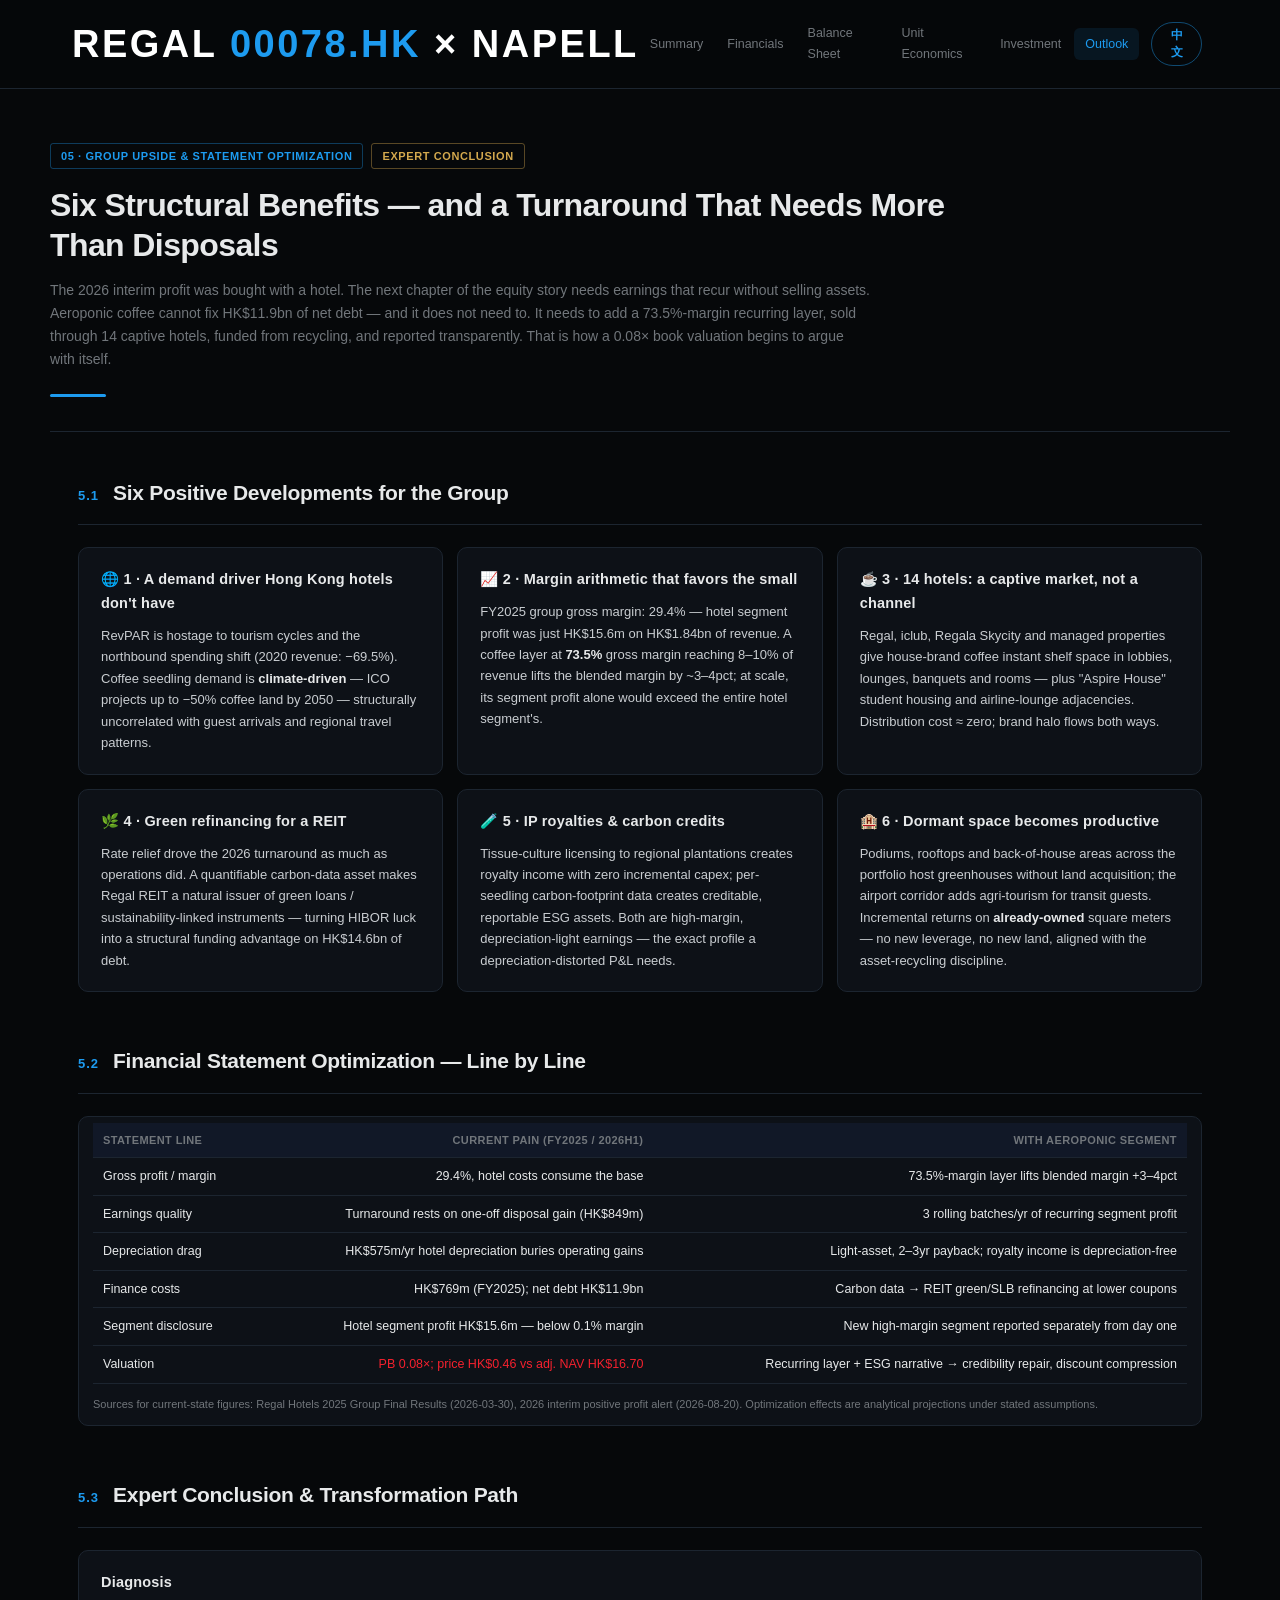
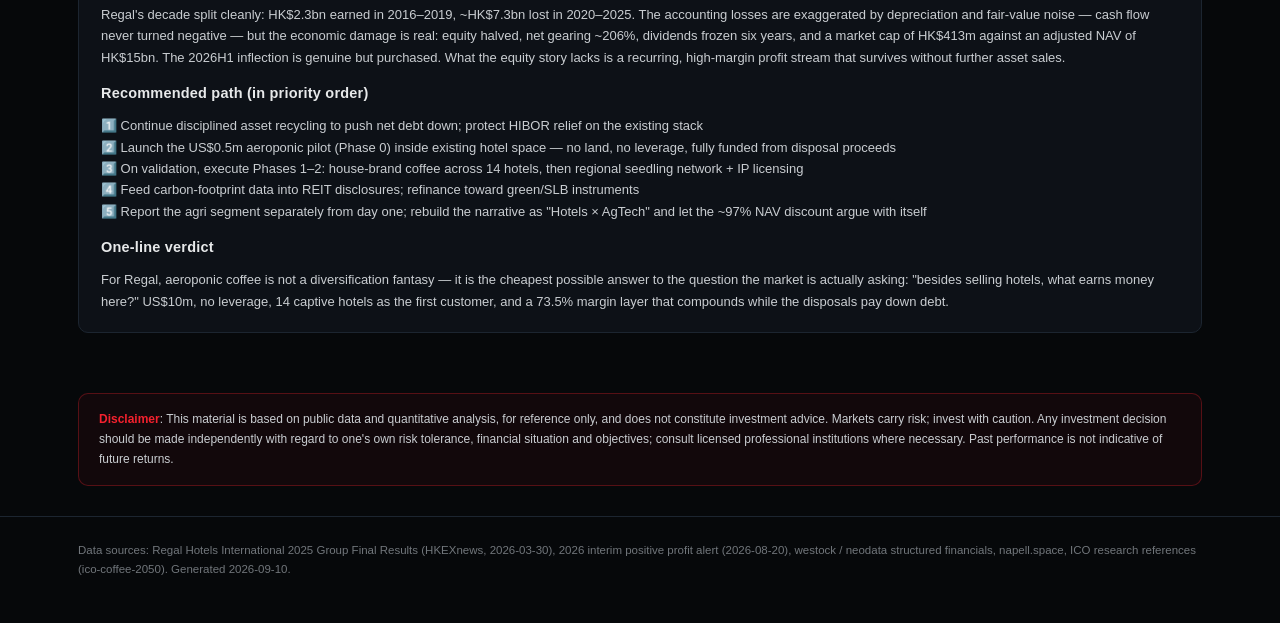
<file: outlook.html>
<!DOCTYPE html>
<html lang="en" data-lang="en">
<head>
<meta charset="UTF-8">
<meta name="viewport" content="width=device-width, initial-scale=1.0">
<title>Regal 00078.HK — Group Upside &amp; Statement Optimization</title>
<link rel="stylesheet" href="assets/css/style.css">
</head>
<body>

<header>
  <div class="wrap nav">
    <a class="logo" href="index.html">REGAL <b>00078.HK</b> × NAPELL
      </a>
    <nav class="links">
      <a href="index.html"><span class="en">Summary</span><span class="zh">摘要</span></a>
      <a href="financials.html"><span class="en">Financials</span><span class="zh">财务十年</span></a>
      <a href="balance.html"><span class="en">Balance Sheet</span><span class="zh">资产负债</span></a>
      <a href="napell.html"><span class="en">Unit Economics</span><span class="zh">单位经济</span></a>
      <a href="investment.html"><span class="en">Investment</span><span class="zh">投资建议</span></a>
      <a class="on" href="outlook.html"><span class="en">Outlook</span><span class="zh">展望</span></a>
      <button class="langbtn" id="langToggle">中文</button>
    </nav>
  </div>
</header>

<div class="wrap hero">
  <div class="eyebrow">
    <span class="tag">05 · <span class="en">Group Upside &amp; Statement Optimization</span><span class="zh">集团正向发展与报表优化</span></span>
    <span class="tag gold"><span class="en">Expert Conclusion</span><span class="zh">专家结论</span></span>
  </div>
  <h1 class="en">Six Structural Benefits — and a Turnaround That Needs More Than Disposals</h1>
  <h1 class="zh">六大结构性收益 —— 以及一个不能只靠资产出售的转折</h1>
  <p class="lede en">The 2026 interim profit was bought with a hotel. The next chapter of the equity story needs earnings that recur without selling assets. Aeroponic coffee cannot fix HK$11.9bn of net debt — and it does not need to. It needs to add a 73.5%-margin recurring layer, sold through 14 captive hotels, funded from recycling, and reported transparently. That is how a 0.08× book valuation begins to argue with itself.</p>
  <p class="lede zh">2026中期的盈利是用一家酒店换来的。股权故事的下一章需要不靠出售资产、循环往复的盈利。雾培咖啡解决不了119亿净债务——它也不需要。它要做的是：以资产循环所得为资金、通过14家内嵌酒店销售、透明列报，增加一层73.5%毛利率的经常性盈利。这就是0.08倍账面估值开始自我修正的方式。</p>
  <div class="rule"></div>
</div>

<div class="wrap">
  <section>
    <div class="sechead"><span class="secno">5.1</span><h2 class="sec"><span class="en">Six Positive Developments for the Group</span><span class="zh">对集团的六大正向发展</span></h2></div>
    <div class="grid tldr">
      <div class="card"><h3 class="en">🌐 1 · A demand driver Hong Kong hotels don't have</h3><h3 class="zh">🌐 1 · 一个香港酒店业没有的需求引擎</h3>
        <p class="en">RevPAR is hostage to tourism cycles and the northbound spending shift (2020 revenue: −69.5%). Coffee seedling demand is <b>climate-driven</b> — ICO projects up to −50% coffee land by 2050 — structurally uncorrelated with guest arrivals and regional travel patterns.</p>
        <p class="zh">RevPAR受制于旅游周期与北上消费迁移（2020年收入−69.5%）。咖啡幼苗需求<b>由气候驱动</b>——ICO预测2050年种植面积或减50%——与客流量和区域出行模式结构性无关。</p></div>
      <div class="card"><h3 class="en">📈 2 · Margin arithmetic that favors the small</h3><h3 class="zh">📈 2 · 利于小基数的毛利率算术</h3>
        <p class="en">FY2025 group gross margin: 29.4% — hotel segment profit was just HK$15.6m on HK$1.84bn of revenue. A coffee layer at <b>73.5%</b> gross margin reaching 8–10% of revenue lifts the blended margin by ~3–4pct; at scale, its segment profit alone would exceed the entire hotel segment's.</p>
        <p class="zh">FY2025集团毛利率29.4%——酒店分部18.4亿港元收入只录得1,560万溢利。<b>73.5%</b>毛利率的咖啡层若达总营收8–10%，可拉动整体毛利率+3–4个百分点；规模化后其分部溢利将超过整个酒店分部。</p></div>
      <div class="card"><h3 class="en">☕ 3 · 14 hotels: a captive market, not a channel</h3><h3 class="zh">☕ 3 · 14家酒店：是内嵌市场，不只是渠道</h3>
        <p class="en">Regal, iclub, Regala Skycity and managed properties give house-brand coffee instant shelf space in lobbies, lounges, banquets and rooms — plus "Aspire House" student housing and airline-lounge adjacencies. Distribution cost ≈ zero; brand halo flows both ways.</p>
        <p class="zh">富豪、富荟、Regala Skycity与管理物业，为自有品牌咖啡提供大堂、酒廊、宴会与客房的即时铺货位——加上志居学生住宿与航空贵宾室场景。分销成本≈零；品牌光环双向流动。</p></div>
      <div class="card"><h3 class="en">🌿 4 · Green refinancing for a REIT</h3><h3 class="zh">🌿 4 · 为REIT打开绿色再融资</h3>
        <p class="en">Rate relief drove the 2026 turnaround as much as operations did. A quantifiable carbon-data asset makes Regal REIT a natural issuer of green loans / sustainability-linked instruments — turning HIBOR luck into a structural funding advantage on HK$14.6bn of debt.</p>
        <p class="zh">2026年扭亏中，利率下行的贡献不亚于经营改善。可量化的碳数据资产使富豪REIT成为绿色贷款/可持续发展挂钩工具的天然发行人——把HIBOR的运气转化为146亿港元债务上的结构性融资优势。</p></div>
      <div class="card"><h3 class="en">🧪 5 · IP royalties &amp; carbon credits</h3><h3 class="zh">🧪 5 · IP特许权与碳信用</h3>
        <p class="en">Tissue-culture licensing to regional plantations creates royalty income with zero incremental capex; per-seedling carbon-footprint data creates creditable, reportable ESG assets. Both are high-margin, depreciation-light earnings — the exact profile a depreciation-distorted P&amp;L needs.</p>
        <p class="zh">向区域种植园授权组培技术产生零增量资本开支的特许权收入；每株碳足迹数据形成可信用化、可披露的ESG资产。两者都是高毛利、低折旧的盈利——正被折旧扭曲的损益表最需要的收益形态。</p></div>
      <div class="card"><h3 class="en">🏨 6 · Dormant space becomes productive</h3><h3 class="zh">🏨 6 · 闲置空间变生产力</h3>
        <p class="en">Podiums, rooftops and back-of-house areas across the portfolio host greenhouses without land acquisition; the airport corridor adds agri-tourism for transit guests. Incremental returns on <b>already-owned</b> square meters — no new leverage, no new land, aligned with the asset-recycling discipline.</p>
        <p class="zh">组合内的裙楼、天台与后场区域可承载温室，无需购地；机场走廊为中转旅客增加农旅体验。<b>已有</b>平方米上的增量回报——不新增杠杆、不新增土地，与资产循环纪律完全一致。</p></div>
    </div>
  </section>

  <section>
    <div class="sechead"><span class="secno">5.2</span><h2 class="sec"><span class="en">Financial Statement Optimization — Line by Line</span><span class="zh">财务报表优化优势 —— 逐项拆解</span></h2></div>
    <div class="tbl">
      <table>
        <thead><tr>
          <th><span class="en">Statement Line</span><span class="zh">报表科目</span></th>
          <th><span class="en">Current Pain (FY2025 / 2026H1)</span><span class="zh">当前痛点（FY2025 / 2026H1）</span></th>
          <th><span class="en">With Aeroponic Segment</span><span class="zh">引入雾培分部后</span></th>
        </tr></thead>
        <tbody>
          <tr><td><span class="en">Gross profit / margin</span><span class="zh">毛利/毛利率</span></td><td>29.4%<span class="en">, hotel costs consume the base</span><span class="zh">，酒店成本吞噬基本盘</span></td><td><span class="en">73.5%-margin layer lifts blended margin +3–4pct</span><span class="zh">73.5%毛利层拉动整体毛利率+3–4pct</span></td></tr>
          <tr><td><span class="en">Earnings quality</span><span class="zh">盈利质量</span></td><td><span class="en">Turnaround rests on one-off disposal gain (HK$849m)</span><span class="zh">扭亏依赖一次性处置收益（8.49亿港元）</span></td><td><span class="en">3 rolling batches/yr of recurring segment profit</span><span class="zh">每年3批滚动的经常性分部溢利</span></td></tr>
          <tr><td><span class="en">Depreciation drag</span><span class="zh">折旧拖累</span></td><td><span class="en">HK$575m/yr hotel depreciation buries operating gains</span><span class="zh">每年5.75亿酒店折旧淹没经营溢利</span></td><td><span class="en">Light-asset, 2–3yr payback; royalty income is depreciation-free</span><span class="zh">轻资产、2–3年回收；特许权收入零折旧</span></td></tr>
          <tr><td><span class="en">Finance costs</span><span class="zh">融资成本</span></td><td><span class="en">HK$769m (FY2025); net debt HK$11.9bn</span><span class="zh">7.69亿港元（FY2025）；净债务119亿</span></td><td><span class="en">Carbon data → REIT green/SLB refinancing at lower coupons</span><span class="zh">碳数据→REIT绿色/可持续发展挂钩再融资降息</span></td></tr>
          <tr><td><span class="en">Segment disclosure</span><span class="zh">分部披露</span></td><td><span class="en">Hotel segment profit HK$15.6m — below 0.1% margin</span><span class="zh">酒店分部溢利1,560万——利润率不足0.1%</span></td><td><span class="en">New high-margin segment reported separately from day one</span><span class="zh">新增高毛利分部，首日即独立列报</span></td></tr>
          <tr><td><span class="en">Valuation</span><span class="zh">估值</span></td><td class="red"><span class="en">PB 0.08×; price HK$0.46 vs adj. NAV HK$16.70</span><span class="zh">PB 0.08倍；股价0.46 vs 经调整NAV 16.70港元</span></td><td><span class="en">Recurring layer + ESG narrative → credibility repair, discount compression</span><span class="zh">经常性盈利层+ESG叙事→信用修复、折让收窄</span></td></tr>
        </tbody>
      </table>
      <p class="note"><span class="en">Sources for current-state figures: Regal Hotels 2025 Group Final Results (2026-03-30), 2026 interim positive profit alert (2026-08-20). Optimization effects are analytical projections under stated assumptions.</span><span class="zh">现状数据来源：富豪酒店2025年度业绩公告（2026-03-30）、2026年中期盈利预警（2026-08-20）。优化效果为既定假设下的分析性推演。</span></p>
    </div>
  </section>

  <section>
    <div class="sechead"><span class="secno">5.3</span><h2 class="sec"><span class="en">Expert Conclusion &amp; Transformation Path</span><span class="zh">专家结论与转型路径</span></h2></div>
    <div class="card" style="margin-bottom:16px;">
      <h3 class="en">Diagnosis</h3><h3 class="zh">诊断</h3>
      <p class="en">Regal's decade split cleanly: HK$2.3bn earned in 2016–2019, ~HK$7.3bn lost in 2020–2025. The accounting losses are exaggerated by depreciation and fair-value noise — cash flow never turned negative — but the economic damage is real: equity halved, net gearing ~206%, dividends frozen six years, and a market cap of HK$413m against an adjusted NAV of HK$15bn. The 2026H1 inflection is genuine but purchased. What the equity story lacks is a recurring, high-margin profit stream that survives without further asset sales.</p>
      <p class="zh">富豪的十年泾渭分明：2016–2019赚了23亿，2020–2025亏了约73亿。会计亏损被折旧与公平值噪音放大——现金流从未转负——但经济损伤真实存在：权益腰斩、净负债率约206%、股息冻结六年、市值4.13亿港元对经调整NAV约150亿。2026中期的拐点是真的，但是买来的。股权故事缺的，是一个不依赖继续出售资产也能存续的经常性高毛利利润流。</p>
      <h3 class="en" style="margin-top:14px;">Recommended path (in priority order)</h3>
      <h3 class="zh" style="margin-top:14px;">建议路径（按优先级）</h3>
      <p class="en">
      1️⃣ Continue disciplined asset recycling to push net debt down; protect HIBOR relief on the existing stack<br>
      2️⃣ Launch the US$0.5m aeroponic pilot (Phase 0) inside existing hotel space — no land, no leverage, fully funded from disposal proceeds<br>
      3️⃣ On validation, execute Phases 1–2: house-brand coffee across 14 hotels, then regional seedling network + IP licensing<br>
      4️⃣ Feed carbon-footprint data into REIT disclosures; refinance toward green/SLB instruments<br>
      5️⃣ Report the agri segment separately from day one; rebuild the narrative as "Hotels × AgTech" and let the ~97% NAV discount argue with itself</p>
      <p class="zh">
      1️⃣ 延续有纪律的资产循环压降净债务；守住存量债务上的HIBOR红利<br>
      2️⃣ 在现有酒店空间内启动US$50万雾培试点（Phase 0）——不购地、不加杠杆、全额来自处置所得<br>
      3️⃣ 验证通过后执行Phase 1–2：14家酒店自有品牌咖啡，再建区域幼苗网络+IP授权<br>
      4️⃣ 将碳足迹数据接入REIT披露；向绿色/可持续发展挂钩工具再融资<br>
      5️⃣ 农业分部首日即独立列报；以"酒店 × 农业科技"重构叙事，让约97%的NAV折让开始自我修正</p>
      <h3 class="en" style="margin-top:14px;">One-line verdict</h3>
      <h3 class="zh" style="margin-top:14px;">一句话总结</h3>
      <p class="en">For Regal, aeroponic coffee is not a diversification fantasy — it is the cheapest possible answer to the question the market is actually asking: "besides selling hotels, what earns money here?" US$10m, no leverage, 14 captive hotels as the first customer, and a 73.5% margin layer that compounds while the disposals pay down debt.</p>
      <p class="zh">对富豪而言，雾培咖啡不是多元化幻想——它是对市场真正之问的最廉价回答："除了卖酒店，这里还能靠什么赚钱？"US$1,000万、零杠杆、14家内嵌酒店作为第一个客户，以及一层在处置所得偿债的同时不断复利的73.5%毛利。</p>
    </div>
  </section>
</div>

<div class="wrap"><div class="disc"><b class="en">Disclaimer</b><b class="zh">免责声明</b><span class="en">: This material is based on public data and quantitative analysis, for reference only, and does not constitute investment advice. Markets carry risk; invest with caution. Any investment decision should be made independently with regard to one's own risk tolerance, financial situation and objectives; consult licensed professional institutions where necessary. Past performance is not indicative of future returns.</span><span class="zh">：以上内容基于公开数据和量化分析，仅供参考，不构成投资建议。市场有风险，投资需谨慎。任何投资决策应结合个人风险承受能力、资金状况和投资目标独立判断，必要时咨询持牌专业机构。过往表现不预示未来收益。</span></div></div>

<footer><div class="wrap"><span class="en">Data sources: Regal Hotels International 2025 Group Final Results (HKEXnews, 2026-03-30), 2026 interim positive profit alert (2026-08-20), westock / neodata structured financials, napell.space, ICO research references (ico-coffee-2050). Generated 2026-09-10.</span><span class="zh">数据来源：富豪酒店国际2025年度业绩公告（港交所披露易，2026-03-30）、2026年中期盈利预警（2026-08-20）、westock / neodata 结构化财务数据、napell.space、ICO研究参考（ico-coffee-2050）。生成时间：2026-09-10。</span></div></footer>

</body>
</html>
</file>
<file: assets/css/style.css>
/* FEC 00035.HK × NAPELL — Institutional Research Style */
:root{
  --bg:#06080a; --panel:#0d1117; --panel2:#111827; --border:#1c2530; --border2:#2a3543;
  --accent:#1d9bf0; --text:#e7e9ea; --body:#c9cdd1; --muted:#71767b;
  --red:#f4212e; --green:#00ba7c; --amber:#ffd400; --purple:#787cf0; --gold:#d4a94e;
}
*{margin:0;padding:0;box-sizing:border-box;}
html{scroll-behavior:smooth;}
body{background:var(--bg);color:var(--text);font-family:"Segoe UI","Helvetica Neue","PingFang SC","Microsoft YaHei",sans-serif;line-height:1.65;font-size:14.5px;}
body{-webkit-font-smoothing:antialiased;}
.wrap{max-width:1180px;margin:0 auto;padding:0 28px;}
.num,td,.v,.amt,.kpi .v{font-variant-numeric:tabular-nums;font-feature-settings:"tnum";}

/* ── header ── */
header{position:sticky;top:0;z-index:50;background:rgba(6,8,10,.92);backdrop-filter:blur(14px);border-bottom:1px solid var(--border);}
.nav{display:flex;align-items:center;justify-content:space-between;height:88px;}
.logo{font-weight:800;font-size:clamp(26px,3.2vw,38px);line-height:1;text-transform:uppercase;letter-spacing:2.5px;color:#ffffff;text-decoration:none;white-space:nowrap;font-family:"Segoe UI","Helvetica Neue",Arial,sans-serif;transition:.15s;margin-left:-6px;align-self:center;}
.logo:hover{color:var(--accent);}
.logo b{color:var(--accent);font-weight:800;}
nav.links{display:flex;align-items:center;gap:2px;}
nav.links a{color:var(--muted);text-decoration:none;font-size:12.5px;padding:6px 11px;border-radius:6px;transition:.15s;}
nav.links a:hover{color:var(--text);background:var(--panel2);}
nav.links a.on{color:var(--accent);background:rgba(29,155,240,.10);}
.langbtn{margin-left:10px;cursor:pointer;user-select:none;font-size:12px;font-weight:700;color:var(--accent);border:1px solid rgba(29,155,240,.45);border-radius:999px;padding:4px 14px;background:transparent;transition:.15s;}
.langbtn:hover{background:rgba(29,155,240,.12);}

/* ── hero ── */
.hero{padding:54px 0 34px;border-bottom:1px solid var(--border);}
.eyebrow{display:flex;gap:8px;flex-wrap:wrap;margin-bottom:16px;}
.tag{font-size:11px;font-weight:600;letter-spacing:.6px;text-transform:uppercase;color:var(--accent);border:1px solid rgba(29,155,240,.35);border-radius:3px;padding:3px 10px;}
.tag.gold{color:var(--gold);border-color:rgba(212,169,78,.4);}
.hero h1{font-size:32px;font-weight:800;letter-spacing:-.6px;line-height:1.25;max-width:900px;}
.hero h1 em{color:var(--accent);font-style:normal;}
.hero .lede{color:var(--muted);margin-top:14px;max-width:820px;font-size:14px;}
.hero .rule{width:56px;height:3px;background:var(--accent);margin-top:22px;border-radius:2px;}

/* ── sections ── */
section{padding:44px 0 8px;}
.sechead{display:flex;align-items:baseline;gap:14px;border-bottom:1px solid var(--border);padding-bottom:14px;margin-bottom:22px;}
.secno{font-size:13px;font-weight:800;color:var(--accent);letter-spacing:1px;font-variant-numeric:tabular-nums;}
h2.sec{font-size:21px;font-weight:800;letter-spacing:-.3px;}
.sub{color:var(--muted);font-size:12.5px;margin:-10px 0 20px;}

/* ── cards & grids ── */
.grid{display:grid;gap:14px;}
.kpis{grid-template-columns:repeat(auto-fit,minmax(170px,1fr));}
.kpi{background:var(--panel);border:1px solid var(--border);border-radius:10px;padding:15px 17px;}
.kpi .l{font-size:10.5px;font-weight:700;letter-spacing:.8px;text-transform:uppercase;color:var(--muted);}
.kpi .v{font-size:23px;font-weight:800;margin:4px 0 2px;}
.kpi .d{font-size:11px;color:var(--muted);}
.tldr{grid-template-columns:repeat(auto-fit,minmax(280px,1fr));}
.card{background:var(--panel);border:1px solid var(--border);border-radius:10px;padding:20px 22px;}
.card h3{font-size:14.5px;margin-bottom:9px;letter-spacing:.2px;}
.card p{font-size:13px;color:var(--body);}
.card p b{color:var(--text);}

/* ── charts ── */
.chart{background:var(--panel);border:1px solid var(--border);border-radius:10px;padding:16px 18px;}
.chart .ct{font-size:13.5px;font-weight:700;margin-bottom:2px;}
.chart .cs{font-size:11px;color:var(--muted);margin-bottom:10px;}
.g2{grid-template-columns:1fr 1fr;}
@media(max-width:920px){.g2{grid-template-columns:1fr;}}
@media(max-width:1080px){.nav{height:auto;flex-direction:column;gap:10px;padding:14px 0;}}
.cht{width:100%;height:350px;}

/* ── table ── */
.tbl{background:var(--panel);border:1px solid var(--border);border-radius:10px;padding:6px 14px 12px;overflow-x:auto;}
table{width:100%;border-collapse:collapse;font-size:12.5px;}
th,td{padding:8px 10px;border-bottom:1px solid var(--border);text-align:right;white-space:nowrap;}
th{color:var(--muted);font-weight:700;font-size:11px;text-transform:uppercase;letter-spacing:.4px;background:var(--panel2);}
td:first-child,th:first-child{text-align:left;}
tbody tr:hover{background:rgba(29,155,240,.05);}

/* ── phases ── */
.phase{display:flex;gap:16px;flex-wrap:wrap;}
.ph{flex:1;min-width:262px;background:var(--panel);border:1px solid var(--border);border-top:3px solid var(--accent);border-radius:10px;padding:20px;position:relative;}
.ph.p2{border-top-color:var(--gold);}
.ph.p3{border-top-color:var(--purple);}
.ph .num{position:absolute;top:-11px;left:16px;background:var(--accent);color:#000;font-weight:800;font-size:10.5px;letter-spacing:.6px;border-radius:3px;padding:2px 10px;}
.ph.p2 .num{background:var(--gold);}
.ph.p3 .num{background:var(--purple);}
.ph h4{font-size:14.5px;margin:6px 0 2px;}
.ph .amt{font-size:24px;font-weight:800;color:var(--text);font-variant-numeric:tabular-nums;}
.ph .amtl{font-size:11px;color:var(--muted);}
.ph ul{margin:10px 0 0 16px;font-size:12.5px;color:var(--body);}
.ph li{margin-bottom:3px;}

/* ── econ cards ── */
.econ{display:grid;grid-template-columns:repeat(auto-fit,minmax(152px,1fr));gap:12px;}
.eco{background:var(--panel);border:1px solid var(--border);border-radius:10px;padding:15px 12px;text-align:center;}
.eco .v{font-size:19px;font-weight:800;color:var(--accent);}
.eco .l{font-size:10.5px;color:var(--muted);margin-top:3px;line-height:1.4;}

/* ── flow ── */
.flow{display:flex;flex-wrap:wrap;gap:10px;align-items:stretch;margin-top:16px;}
.fnode{background:var(--panel2);border:1px solid var(--border2);border-radius:8px;padding:11px 14px;font-size:12.5px;flex:1;min-width:158px;color:var(--body);}
.fnode b{color:var(--accent);display:block;font-size:12.5px;margin-bottom:2px;}
.farrow{align-self:center;color:var(--accent);font-size:18px;font-weight:800;}

/* ── notes / disclaimer ── */
.note{font-size:11px;color:var(--muted);margin-top:12px;line-height:1.6;}
.disc{border:1px solid rgba(244,33,46,.3);background:rgba(244,33,46,.05);border-radius:10px;padding:16px 20px;font-size:12px;color:var(--body);margin:36px 0 30px;}
.disc b{color:var(--red);}
footer{border-top:1px solid var(--border);padding:24px 0 44px;color:var(--muted);font-size:11.5px;margin-top:30px;}

/* ── i18n toggle ── */
.zh{display:none;}
html[data-lang="zh"] .zh{display:inline;}
html[data-lang="zh"] .en{display:none;}
.red{color:var(--red);} .green{color:var(--green);} .amber{color:var(--amber);} .blue{color:var(--accent);} .gold{color:var(--gold);} .purple{color:var(--purple);}
</file>
